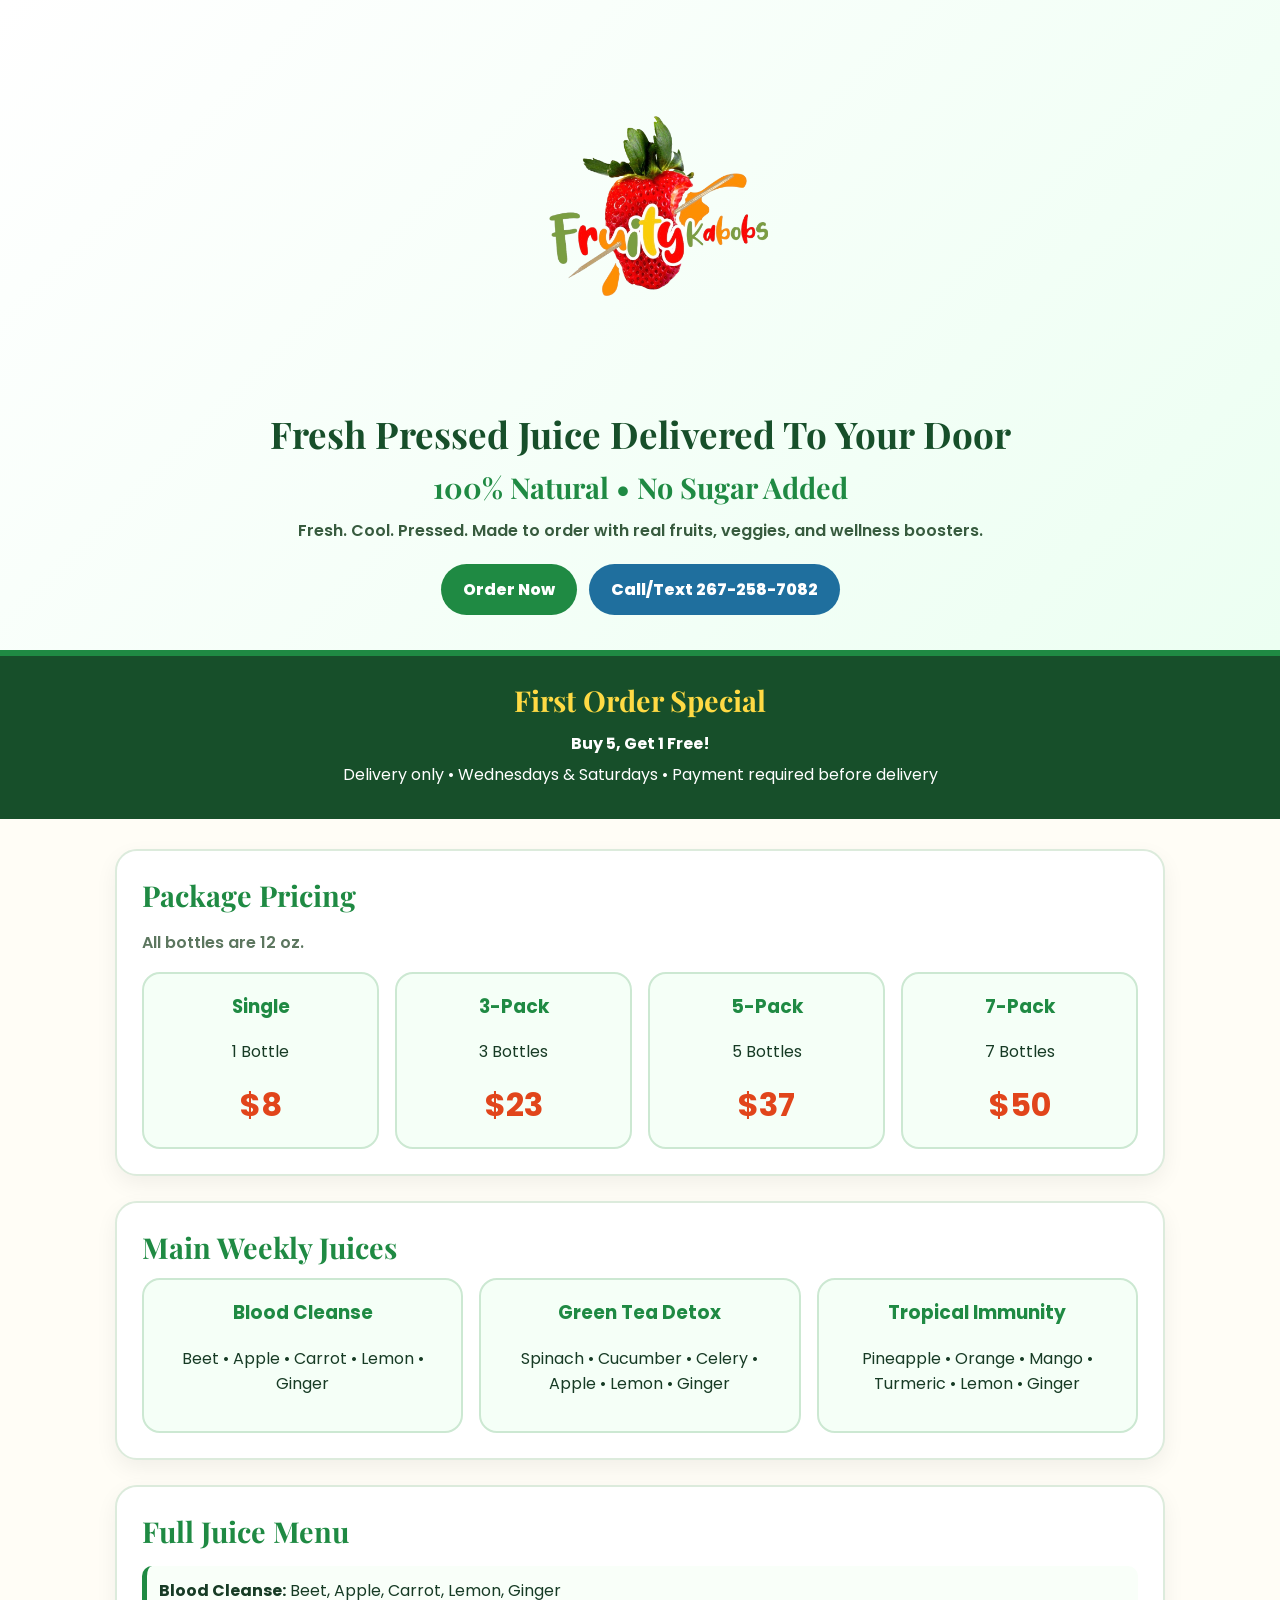
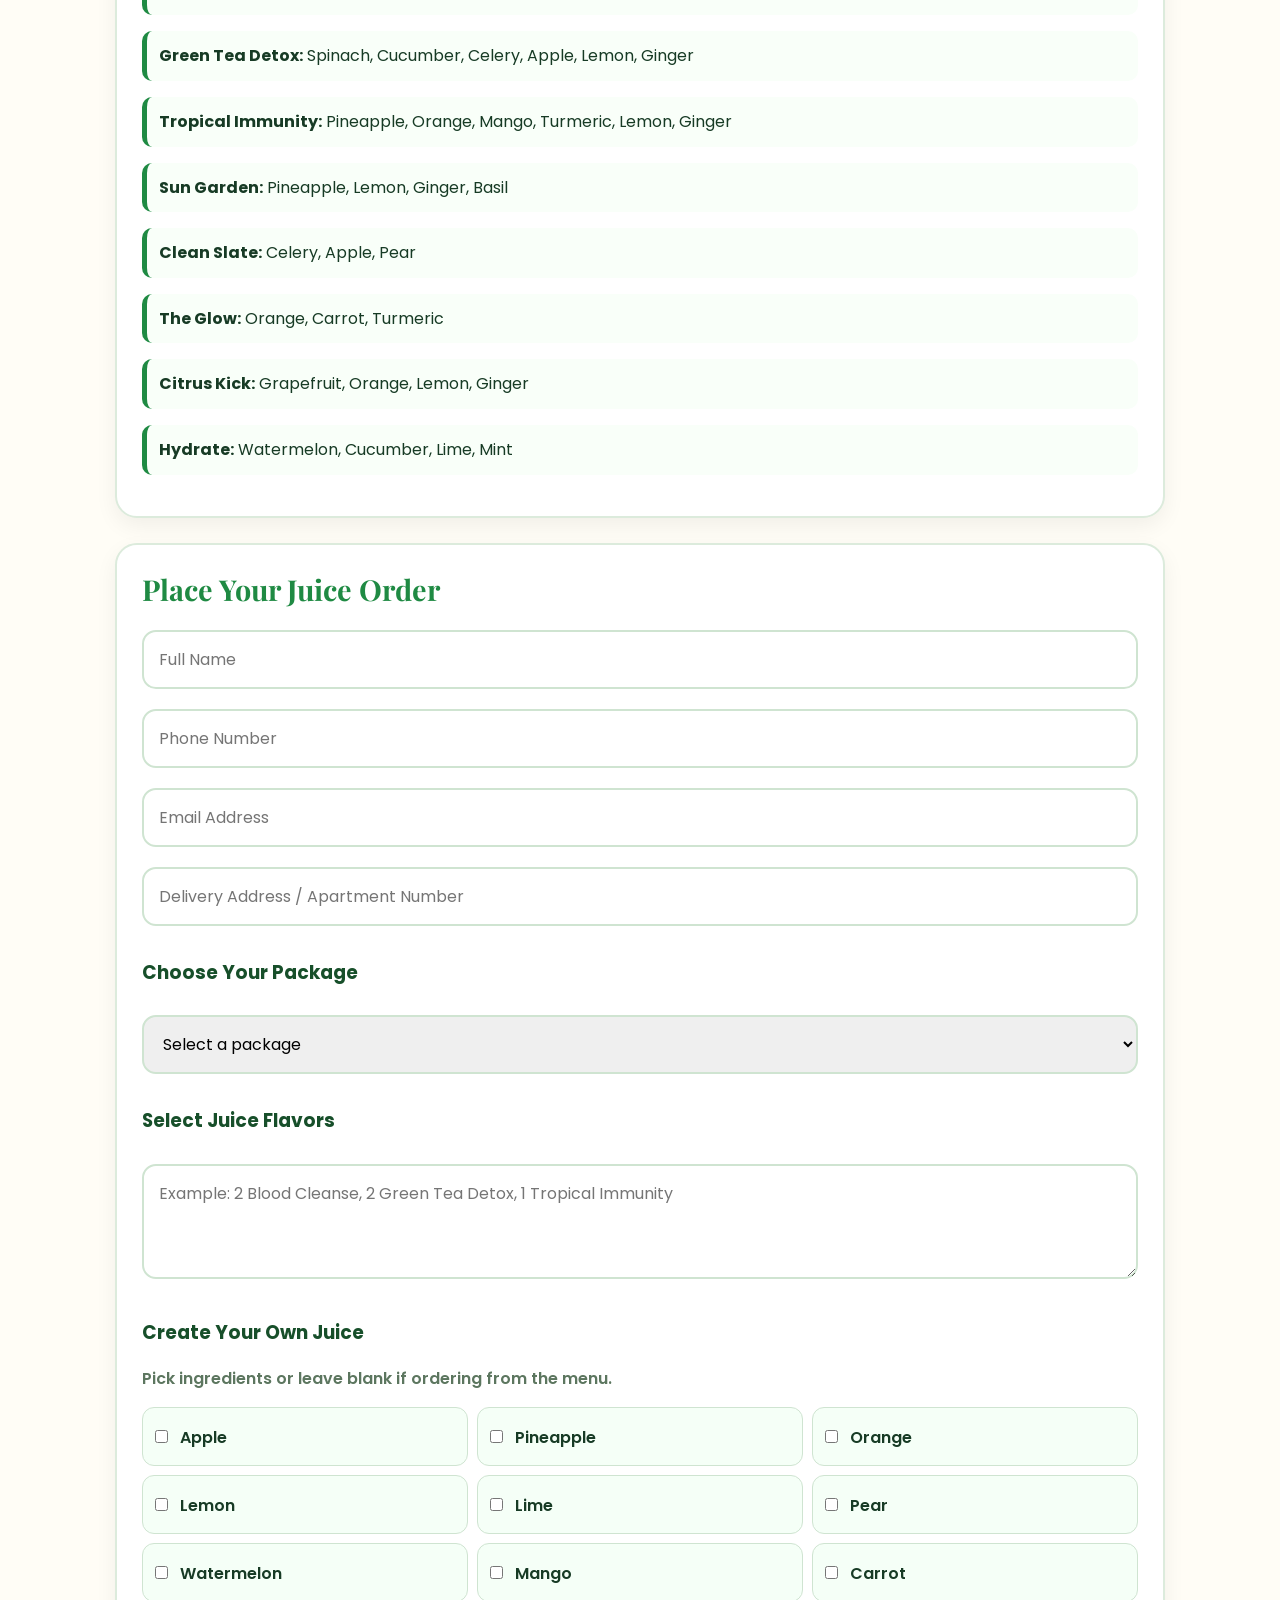
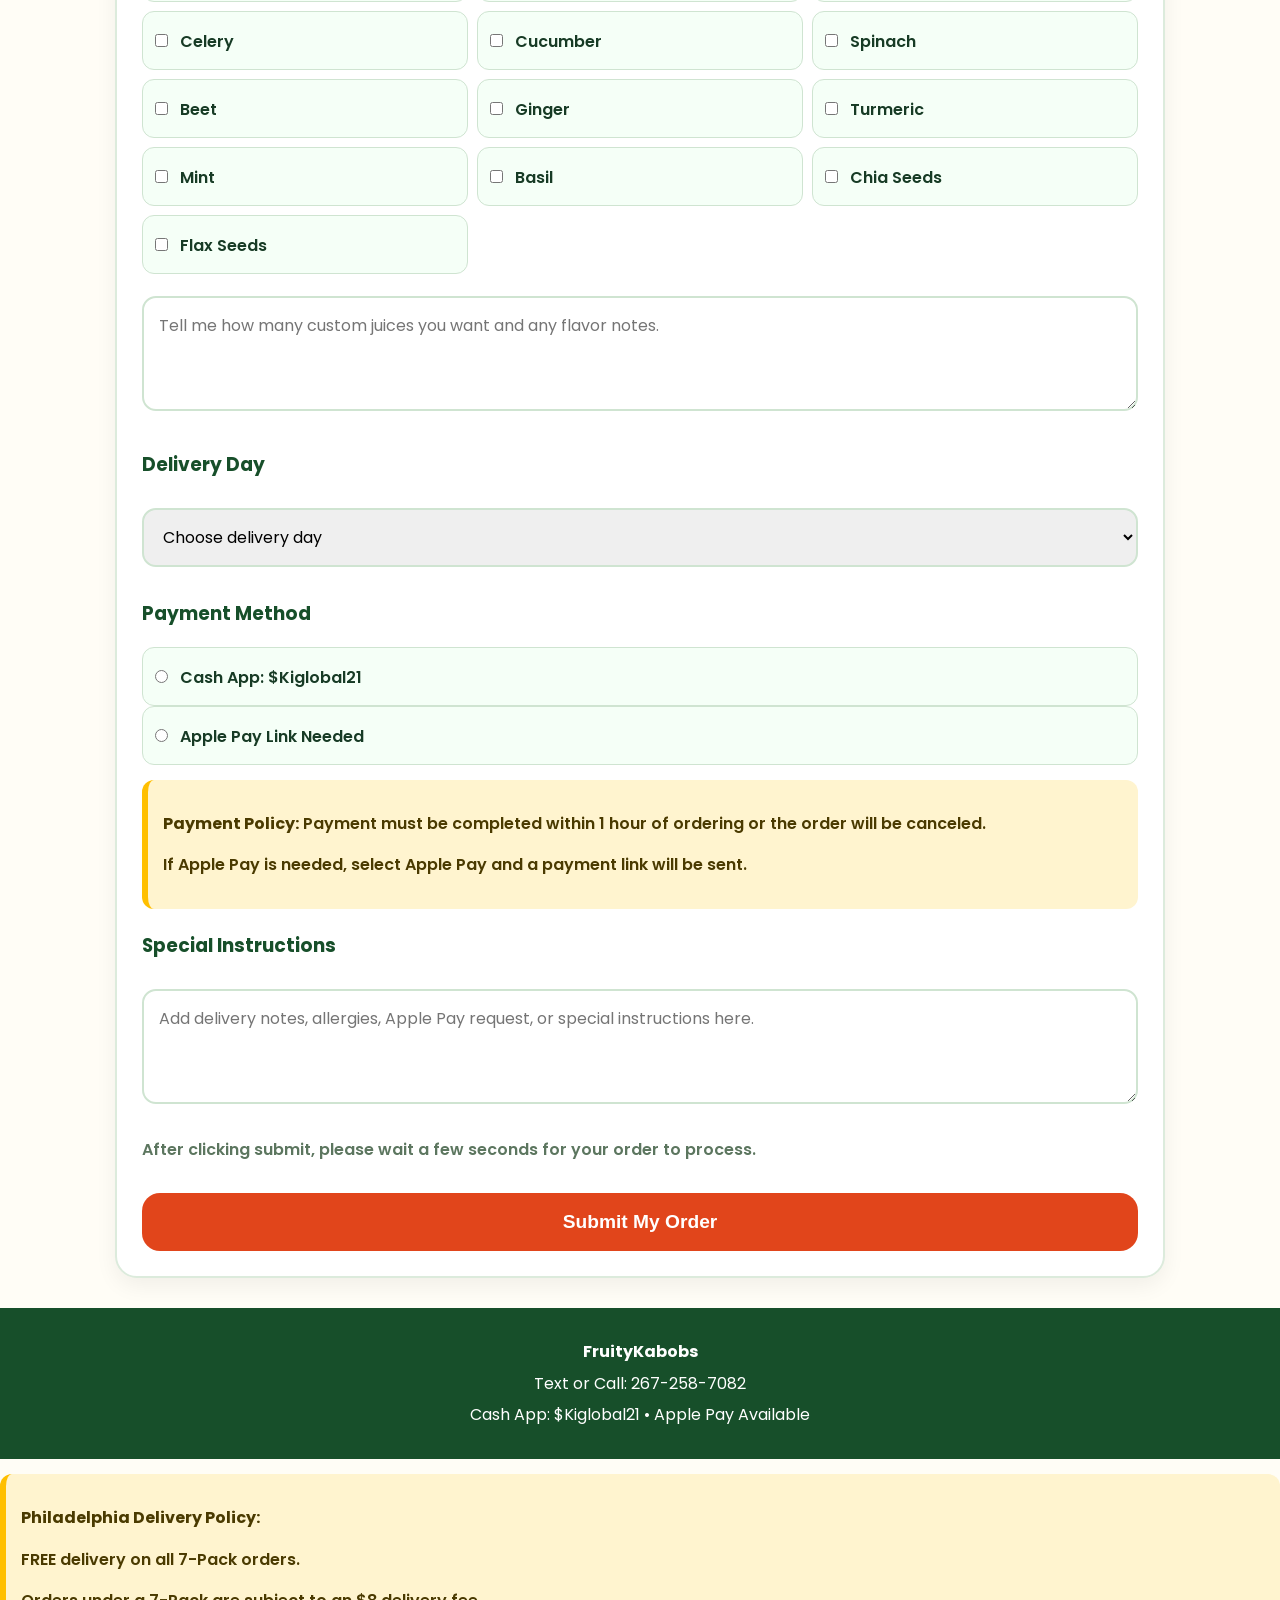
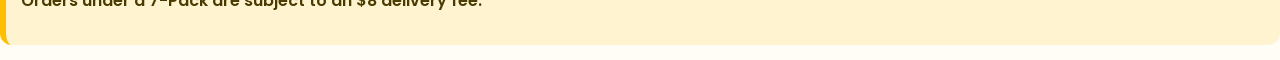
<file: index.html>
<!DOCTYPE html>
<html lang="en">
<head>
  <meta charset="UTF-8" />
  <meta name="viewport" content="width=device-width, initial-scale=1.0" />

  <title>FruityKabobs Juice Order Form</title>

  <link rel="stylesheet" href="style.css" />

  <link href="https://fonts.googleapis.com/css2?family=Playfair+Display:wght@600;700&family=Poppins:wght@400;500;600;700;800&display=swap" rel="stylesheet">
</head>

<body>

  <header class="hero">
    <img src="assets/logo.png" alt="FruityKabobs Logo" class="logo">

    <h1>Fresh Pressed Juice Delivered To Your Door</h1>
    <h2>100% Natural • No Sugar Added</h2>
    <p>Fresh. Cool. Pressed. Made to order with real fruits, veggies, and wellness boosters.</p>

    <div class="hero-buttons">
      <a href="#order" class="btn">Order Now</a>
      <a href="tel:2672587082" class="btn secondary">Call/Text 267-258-7082</a>
    </div>
  </header>

  <section class="promo">
    <h2>First Order Special</h2>
    <p><strong>Buy 5, Get 1 Free!</strong></p>
    <p>Delivery only • Wednesdays & Saturdays • Payment required before delivery</p>
  </section>

  <main class="container">

    <section class="card">
      <h2>Package Pricing</h2>
      <p class="small">All bottles are 12 oz.</p>

      <div class="packages">
        <div class="package-card">
          <h3>Single</h3>
          <p>1 Bottle</p>
          <strong>$8</strong>
        </div>

        <div class="package-card">
          <h3>3-Pack</h3>
          <p>3 Bottles</p>
          <strong>$23</strong>
        </div>

        <div class="package-card">
          <h3>5-Pack</h3>
          <p>5 Bottles</p>
          <strong>$37</strong>
        </div>

        <div class="package-card">
          <h3>7-Pack</h3>
          <p>7 Bottles</p>
          <strong>$50</strong>
        </div>
      </div>
    </section>

    <section class="card">
      <h2>Main Weekly Juices</h2>

      <div class="juice-grid">
        <div class="juice-card">
          <h3>Blood Cleanse</h3>
          <p>Beet • Apple • Carrot • Lemon • Ginger</p>
        </div>

        <div class="juice-card">
          <h3>Green Tea Detox</h3>
          <p>Spinach • Cucumber • Celery • Apple • Lemon • Ginger</p>
        </div>

        <div class="juice-card">
          <h3>Tropical Immunity</h3>
          <p>Pineapple • Orange • Mango • Turmeric • Lemon • Ginger</p>
        </div>
      </div>
    </section>

    <section class="card">
      <h2>Full Juice Menu</h2>

      <div class="menu-list">
        <p><strong>Blood Cleanse:</strong> Beet, Apple, Carrot, Lemon, Ginger</p>
        <p><strong>Green Tea Detox:</strong> Spinach, Cucumber, Celery, Apple, Lemon, Ginger</p>
        <p><strong>Tropical Immunity:</strong> Pineapple, Orange, Mango, Turmeric, Lemon, Ginger</p>
        <p><strong>Sun Garden:</strong> Pineapple, Lemon, Ginger, Basil</p>
        <p><strong>Clean Slate:</strong> Celery, Apple, Pear</p>
        <p><strong>The Glow:</strong> Orange, Carrot, Turmeric</p>
        <p><strong>Citrus Kick:</strong> Grapefruit, Orange, Lemon, Ginger</p>
        <p><strong>Hydrate:</strong> Watermelon, Cucumber, Lime, Mint</p>
      </div>
    </section>

    <section class="card" id="order">
      <h2>Place Your Juice Order</h2>

      <form action="https://formspree.io/f/mrevpwnj" method="POST">

        <input type="text" name="Customer Name" placeholder="Full Name" required>
        <input type="tel" name="Phone Number" placeholder="Phone Number" required>
        <input type="email" name="email" placeholder="Email Address" required>
        <input type="text" name="Delivery Address" placeholder="Delivery Address / Apartment Number" required>

        <h3>Choose Your Package</h3>
        <select name="Package Selected" required>
          <option value="">Select a package</option>
          <option value="Single - 1 Bottle - $8">Single - 1 Bottle - $8</option>
          <option value="3-Pack - 3 Bottles - $23">3-Pack - 3 Bottles - $23</option>
          <option value="5-Pack - 5 Bottles - $37">5-Pack - 5 Bottles - $37</option>
          <option value="7-Pack - 7 Bottles - $50">7-Pack - 7 Bottles - $50</option>
        </select>

        <h3>Select Juice Flavors</h3>
        <textarea name="Juice Flavor Order" placeholder="Example: 2 Blood Cleanse, 2 Green Tea Detox, 1 Tropical Immunity" required></textarea>

        <h3>Create Your Own Juice</h3>
        <p class="small">Pick ingredients or leave blank if ordering from the menu.</p>

        <div class="checkbox-grid">
          <label><input type="checkbox" name="Create Your Own Ingredients" value="Apple"> Apple</label>
          <label><input type="checkbox" name="Create Your Own Ingredients" value="Pineapple"> Pineapple</label>
          <label><input type="checkbox" name="Create Your Own Ingredients" value="Orange"> Orange</label>
          <label><input type="checkbox" name="Create Your Own Ingredients" value="Lemon"> Lemon</label>
          <label><input type="checkbox" name="Create Your Own Ingredients" value="Lime"> Lime</label>
          <label><input type="checkbox" name="Create Your Own Ingredients" value="Pear"> Pear</label>
          <label><input type="checkbox" name="Create Your Own Ingredients" value="Watermelon"> Watermelon</label>
          <label><input type="checkbox" name="Create Your Own Ingredients" value="Mango"> Mango</label>
          <label><input type="checkbox" name="Create Your Own Ingredients" value="Carrot"> Carrot</label>
          <label><input type="checkbox" name="Create Your Own Ingredients" value="Celery"> Celery</label>
          <label><input type="checkbox" name="Create Your Own Ingredients" value="Cucumber"> Cucumber</label>
          <label><input type="checkbox" name="Create Your Own Ingredients" value="Spinach"> Spinach</label>
          <label><input type="checkbox" name="Create Your Own Ingredients" value="Beet"> Beet</label>
          <label><input type="checkbox" name="Create Your Own Ingredients" value="Ginger"> Ginger</label>
          <label><input type="checkbox" name="Create Your Own Ingredients" value="Turmeric"> Turmeric</label>
          <label><input type="checkbox" name="Create Your Own Ingredients" value="Mint"> Mint</label>
          <label><input type="checkbox" name="Create Your Own Ingredients" value="Basil"> Basil</label>
          <label><input type="checkbox" name="Create Your Own Ingredients" value="Chia Seeds"> Chia Seeds</label>
          <label><input type="checkbox" name="Create Your Own Ingredients" value="Flax Seeds"> Flax Seeds</label>
        </div>

        <textarea name="Create Your Own Notes" placeholder="Tell me how many custom juices you want and any flavor notes."></textarea>

        <h3>Delivery Day</h3>
        <select name="Delivery Day" required>
          <option value="">Choose delivery day</option>
          <option value="Wednesday">Wednesday</option>
          <option value="Saturday">Saturday</option>
        </select>

        <h3>Payment Method</h3>

        <label class="payment-label">
          <input type="radio" name="Payment Method" value="Cash App - $Kiglobal21" required>
          Cash App: $Kiglobal21
        </label>

        <label class="payment-label">
          <input type="radio" name="Payment Method" value="Apple Pay Link Needed">
          Apple Pay Link Needed
        </label>

        <div class="payment-note">
          <p><strong>Payment Policy:</strong> Payment must be completed within 1 hour of ordering or the order will be canceled.</p>
          <p>If Apple Pay is needed, select Apple Pay and a payment link will be sent.</p>
        </div>

        <h3>Special Instructions</h3>
        <textarea name="Special Instructions" placeholder="Add delivery notes, allergies, Apple Pay request, or special instructions here."></textarea>

        <input type="hidden" name="_subject" value="New FruityKabobs Juice Order">

        <p class="small">After clicking submit, please wait a few seconds for your order to process.</p>

        <button type="submit">Submit My Order</button>
      </form>
    </section>

  </main>

  <footer>
    <p><strong>FruityKabobs</strong></p>
    <p>Text or Call: 267-258-7082</p>
    <p>Cash App: $Kiglobal21 • Apple Pay Available</p>
  </footer>

</body>
</html>
<div class="payment-note">
  <p><strong>Philadelphia Delivery Policy:</strong></p>
  <p>FREE delivery on all 7-Pack orders.</p>
  <p>Orders under a 7-Pack are subject to an $8 delivery fee.</p>
</div>
</file>
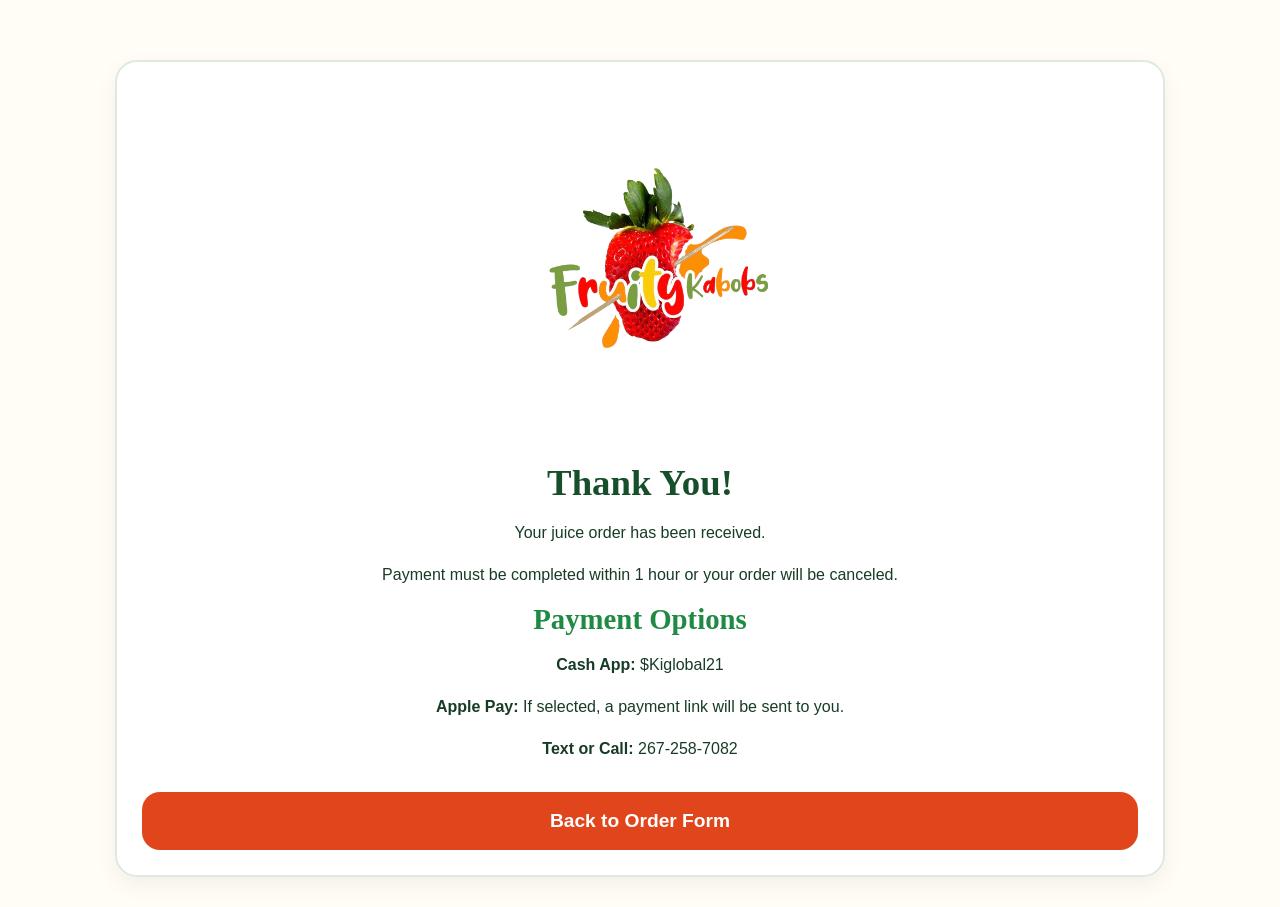
<file: thank-you.html>
<!DOCTYPE html>
<html lang="en">
<head>
  <meta charset="UTF-8">
  <meta name="viewport" content="width=device-width, initial-scale=1.0">
  <title>Order Received - FruityKabobs</title>
  <link rel="stylesheet" href="style.css">
</head>

<body>

  <main class="container">
    <section class="card" style="text-align:center; margin-top:60px;">
      <img src="assets/logo.png" alt="FruityKabobs Logo" class="logo">

      <h1>Thank You!</h1>
      <p>Your juice order has been received.</p>

      <p>
        Payment must be completed within 1 hour or your order will be canceled.
      </p>

      <h2>Payment Options</h2>
      <p><strong>Cash App:</strong> $Kiglobal21</p>
      <p><strong>Apple Pay:</strong> If selected, a payment link will be sent to you.</p>

      <p><strong>Text or Call:</strong> 267-258-7082</p>

      <a href="index.html">
        <button>Back to Order Form</button>
      </a>
    </section>
  </main>

</body>
</html>
</file>
<file: style.css>
* {
  box-sizing: border-box;
}

body {
  margin: 0;
  background: #fffdf6;
  color: #173b25;
  font-family: 'Poppins', sans-serif;
}

.hero {
  text-align: center;
  padding: 35px 18px;
  background: linear-gradient(135deg, #ffffff, #ecfff2);
  border-bottom: 6px solid #1f8a43;
}

.logo {
  display: block;
  width: 100%;
  max-width: 360px;
  height: auto;
  margin: 0 auto 18px;
}

h1 {
  font-family: 'Playfair Display', serif;
  font-size: 2.3rem;
  color: #174f2a;
  margin: 10px 0;
}

h2 {
  font-family: 'Playfair Display', serif;
  color: #1f8a43;
  font-size: 1.8rem;
  margin: 0 0 12px;
}

h3 {
  color: #174f2a;
  margin-top: 22px;
}

p {
  line-height: 1.6;
}

.hero p {
  max-width: 700px;
  margin: 0 auto 20px;
  font-weight: 600;
  color: #375b3e;
}

.hero-buttons {
  display: flex;
  justify-content: center;
  gap: 12px;
  flex-wrap: wrap;
}

.btn {
  background: #1f8a43;
  color: white;
  padding: 13px 22px;
  border-radius: 30px;
  text-decoration: none;
  font-weight: 800;
}

.btn.secondary {
  background: #1f6f9e;
}

.promo {
  background: #174f2a;
  color: white;
  text-align: center;
  padding: 25px 15px;
}

.promo h2 {
  color: #ffda44;
}

.promo p {
  margin: 6px 0;
}

.container {
  width: 94%;
  max-width: 1050px;
  margin: 30px auto;
}

.card {
  background: white;
  border: 2px solid #dcebdc;
  border-radius: 22px;
  padding: 25px;
  margin-bottom: 25px;
  box-shadow: 0 8px 22px rgba(0,0,0,0.06);
}

.packages,
.juice-grid {
  display: grid;
  grid-template-columns: repeat(4, 1fr);
  gap: 16px;
}

.juice-grid {
  grid-template-columns: repeat(3, 1fr);
}

.package-card,
.juice-card {
  background: #f5fff7;
  border: 2px solid #cce8d2;
  border-radius: 18px;
  padding: 18px;
  text-align: center;
}

.package-card h3,
.juice-card h3 {
  margin-top: 0;
  color: #1f8a43;
}

.package-card strong {
  font-size: 2rem;
  color: #e1451b;
}

.menu-list p {
  background: #f9fff9;
  border-left: 5px solid #1f8a43;
  padding: 12px;
  border-radius: 10px;
}

.small {
  color: #5c765f;
  font-weight: 600;
}

form input,
form select,
form textarea {
  width: 100%;
  padding: 15px;
  border: 2px solid #cfe4d1;
  border-radius: 14px;
  margin: 10px 0;
  font-family: 'Poppins', sans-serif;
  font-size: 1rem;
}

textarea {
  min-height: 115px;
}

.checkbox-grid {
  display: grid;
  grid-template-columns: repeat(3, 1fr);
  gap: 9px;
  margin: 12px 0;
}

.checkbox-grid label,
.payment-label {
  background: #f5fff7;
  border: 1px solid #cfe4d1;
  padding: 12px;
  border-radius: 12px;
  display: block;
  font-weight: 600;
}

.checkbox-grid input,
.payment-label input {
  width: auto;
  margin-right: 8px;
}

.payment-note {
  background: #fff4cf;
  border-left: 6px solid #ffbf00;
  padding: 15px;
  border-radius: 12px;
  margin: 15px 0;
  color: #4a3a00;
  font-weight: 600;
}

button {
  width: 100%;
  background: #e1451b;
  color: white;
  padding: 18px;
  border: none;
  border-radius: 18px;
  font-size: 1.2rem;
  font-weight: 800;
  cursor: pointer;
  margin-top: 15px;
}

button:hover {
  background: #bf3210;
}

footer {
  background: #174f2a;
  color: white;
  text-align: center;
  padding: 25px 15px;
}

footer p {
  margin: 6px 0;
}

@media (max-width: 850px) {
  .packages,
  .juice-grid,
  .checkbox-grid {
    grid-template-columns: 1fr;
  }

  h1 {
    font-size: 1.8rem;
  }

  h2 {
    font-size: 1.5rem;
  }

  .logo {
    max-width: 300px;
  }
}
</file>
